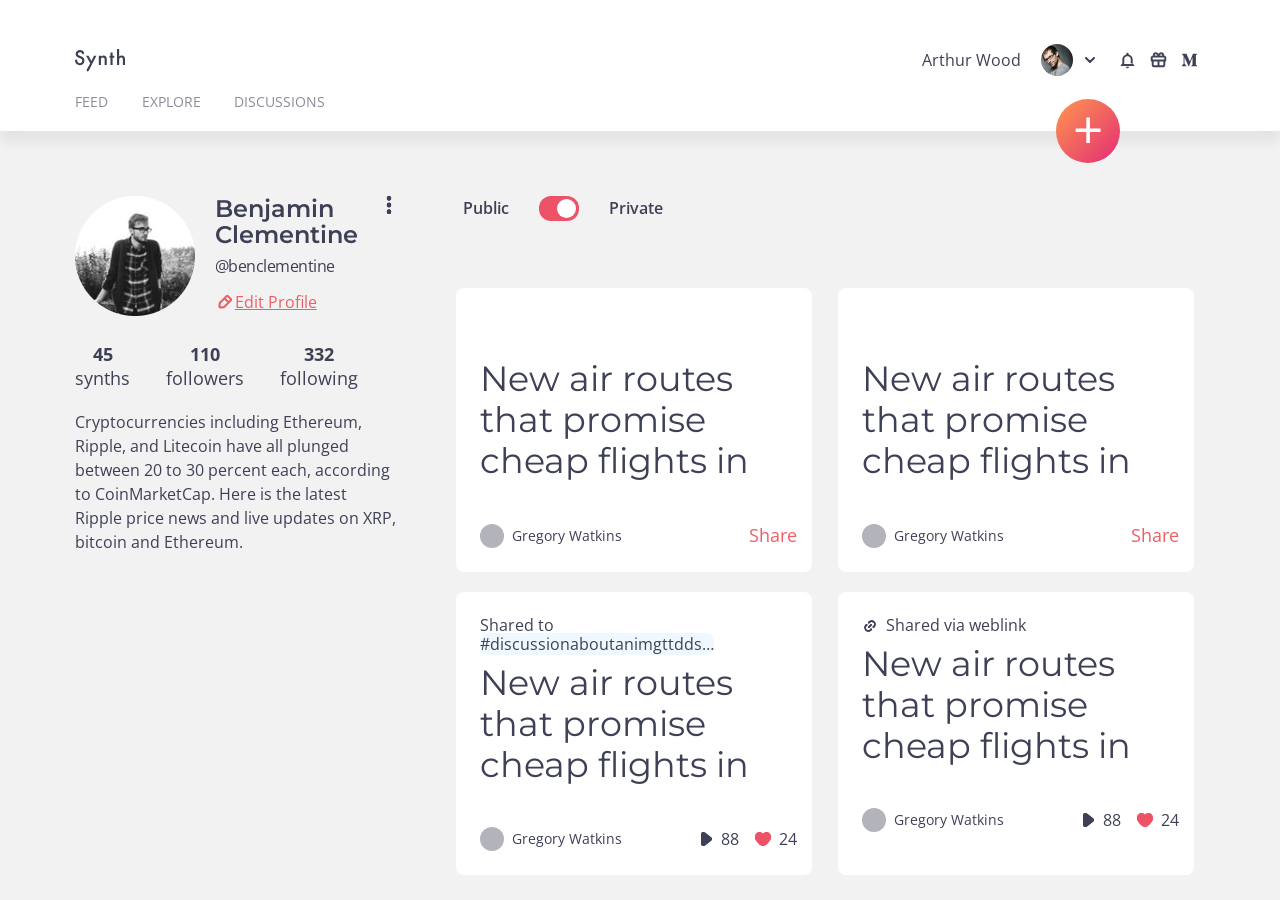
<file: index.html>
<!DOCTYPE html>
<html lang="ru">

<head>
  <meta charset="UTF-8" />
  <meta http-equiv="X-UA-Compatible" content="IE=edge" />
  <meta name="viewport" content="width=device-width, initial-scale=1, shrink-to-fit=no" />
  <meta name="robots" content="noindex, nofollow" />

  <title>Landing Title</title>
  <!-- G-fonts -->
  <link rel="preconnect" href="https://fonts.googleapis.com">
  <link rel="preconnect" href="https://fonts.gstatic.com" crossorigin>
  <link
    href="https://fonts.googleapis.com/css2?family=Montserrat:wght@300;400;600;700&family=Open+Sans:wght@400;600;700&display=swap"
    rel="stylesheet">
  <!-- G-fonts -->

  <link rel="shortcut icon" href="favicon.ico" type="image/x-icon" />
  <link href="css/style.min.css" rel="stylesheet" />
</head>

<body>
  <header class="header">
    <div class="container">
      <div class="header__top--wrapper">
        <a class="header__logo" href="#">
          <figure class="logo">
            <img class="logo__img" src="./img/logo.svg" alt="logo">
          </figure>
        </a>
        <div class="header__member">
          <div class="member">
            <p class="member__name">Arthur Wood</p>
            <figure class="member__preview">
              <img class="member__img" src="./img/header-icon.svg" alt="icon">
            </figure>
            <figure class="member__dropdown">
              <img class="dropdown" src="./img/down-arrow.svg" alt="dropdown">
            </figure>
          </div>
          <div class="actions">
            <figure class="actions__figure">
              <img class="actions__img" src="./img/notifications.svg" alt="img">
            </figure>
            <figure class="actions__figure">
              <img class="actions__img" src="./img/share.svg" alt="img">
            </figure>
            <figure class="actions__figure">
              <img class="actions__img" src="./img/medium.svg" alt="img">
            </figure>
          </div>
        </div>
      </div>
      <a class="header__add" href="#"></a>
      <nav class="header__nav">
        <a class="menu__item" href="#">FEED</a>
        <a class="menu__item" href="#">EXPLORE</a>
        <a class="menu__item" href="#">DISCUSSIONS</a>
      </nav>
    </div>
  </header>

  <div class="container">
    <main class="main">
      <div class="profile">
        <div class="profile__top">
          <figure class="profile__figure">
            <img class="profile__img" src="./img/avatar.png" alt="img">
          </figure>
          <div class="profile__info">
            <h2 class="profile__name">Benjamin
              Clementine</h2>
            <p class="nickname">@benclementine</p>
            <a class="edit__profile" href="#">
              <figure class="edit__figure">
                <img class="edit__img" src="./img/edit.svg" alt="img">
              </figure>
              Edit Profile
            </a>
          </div>
          <div class="dropdown">
            <img class="profile-menu__img" src="./img/dots-menu.svg" alt="Menu">
            <div class="dropdown__body">
              <div class="dropdown__block">
                <img class="dropdown__img" src="./img/report.svg" alt="Report User">
                <a class="dropdown__link" href="#">Report User</a>
              </div>
              <div class="dropdown__block">
                <img class="dropdown__img" src="./img/block.svg" alt="Block User">
                <a class="dropdown__link" href="#">Block User</a>
              </div>
            </div>
          </div>
        </div>
        <div class="profile__activity--wrapper">
          <div class="profile__activity">
            <div class="activity__title">45</div>
            <div class="activity__descr">synths</div>
          </div>
          <div class="profile__activity">
            <div class="activity__title">110</div>
            <div class="activity__descr">followers</div>
          </div>
          <div class="profile__activity">
            <div class="activity__title">332</div>
            <div class="activity__descr">following</div>
          </div>
        </div>

        <div class="profile__descr">
          Cryptocurrencies including Ethereum, Ripple, and Litecoin have all plunged between 20 to 30 percent each,
          according to CoinMarketCap. Here is the latest Ripple price news and live updates on XRP, bitcoin and
          Ethereum.
        </div>

      </div>
      <div class="cards">
        <div class="toggle__block">
          <p class="toggle__status">Public</p>
          <div class="toggler"></div>
          <p class="toggle__status">Private</p>
        </div>
        <div class="cards__wrapper">
          <!-- card 1 -->
          <div class="card">
            <p class="card__top unvisible">
              Shared to <span class="highlighted">#discussionaboutanimgttdds…</span>
            </p>
            <h2 class="card__title">
              New air routes that promise cheap flights in
            </h2>
            <div class="card__bottom">

              <div class="card__author">
                <p class="author__photo"></p>
                <p class="author__name">Gregory Watkins</p>
              </div>
              <div class="card__action card__action--orange">
                Share
              </div>
            </div>
          </div>
          <!-- card 1 -->
          <!-- card 2 -->
          <div class="card">
            <p class="card__top unvisible">
              Shared to <span class="highlighted">#discussionaboutanimgttdds…</span>
            </p>
            <h2 class="card__title">
              New air routes that promise cheap flights in
            </h2>
            <div class="card__bottom">

              <div class="card__author">
                <p class="author__photo"></p>
                <p class="author__name">Gregory Watkins</p>
              </div>
              <div class="card__action card__action--orange">
                Share
              </div>
            </div>
          </div>
          <!-- card 2 -->
          <!-- card 3 -->
          <div class="card">
            <p class="card__top">
              Shared to <span class="highlighted">#discussionaboutanimgttdds…</span>
            </p>
            <h2 class="card__title">
              New air routes that promise cheap flights in
            </h2>
            <div class="card__bottom">

              <div class="card__author">
                <p class="author__photo"></p>
                <p class="author__name">Gregory Watkins</p>
              </div>
              <div class="card__action">
                <div class="card__play">
                  <figure class="card__figure">
                    <img class="card__img" src="./img/view.svg" alt="img">
                  </figure>
                  <span class="action__num">88</span>
                </div>
                <div class="card__like">
                  <figure class="card__figure">
                    <img class="card__img" src="./img/like.svg" alt="img">
                  </figure>
                  <span class="action__num">24</span>
                </div>
              </div>
            </div>
          </div>
          <!-- card 3 -->
          <!-- card 4 -->
          <div class="card">
            <div class="card__top weblink">
              <figure class="card__figure">
                <img class="card__img" src="./img/share-weblink.svg" alt="img">
              </figure>
              <p class="weblink__text">Shared via weblink</p>
            </div>
            <h2 class="card__title">
              New air routes that promise cheap flights in
            </h2>
            <div class="card__bottom">

              <div class="card__author">
                <p class="author__photo"></p>
                <p class="author__name">Gregory Watkins</p>
              </div>
              <div class="card__action">
                <div class="card__play">
                  <figure class="card__figure">
                    <img class="card__img" src="./img/view.svg" alt="img">
                  </figure>
                  <span class="action__num">88</span>
                </div>
                <div class="card__like">
                  <figure class="card__figure">
                    <img class="card__img" src="./img/like.svg" alt="img">
                  </figure>
                  <span class="action__num">24</span>
                </div>
              </div>
            </div>
          </div>
          <!-- card 4 -->
        </div>
      </div>

  </div>
  </main>

  <footer class="footer">

  </footer>

  <!-- <script src="https://code.jquery.com/jquery-3.1.1.min.js"></script>
  <script src="https://cdnjs.cloudflare.com/ajax/libs/select2/4.0.13/js/select2.full.min.js"></script> -->
  <script src="./js/script.min.js"></script>


</body>

</html>
</file>
<file: css/style.min.css>
@charset "UTF-8";
/*! normalize.css v8.0.0 | MIT License | github.com/necolas/normalize.css */
html{line-height:1.15;-webkit-text-size-adjust:100%}body{margin:0;background-color:#f2f2f2;color:#3e4056;min-width:320px;min-height:100vh;font-family:"Open Sans",sans-serif;overflow-wrap:break-word;word-wrap:break-word}h1{font-size:2em;margin:0}figure,h2,h3,h4,p{margin:0;padding:0}h1,ul{padding:0}li{list-style:none}hr{box-sizing:content-box;height:0;overflow:visible}code,kbd,pre,samp{font-family:monospace,monospace;font-size:1em}a{background-color:transparent;text-decoration:none}abbr[title]{border-bottom:none;-webkit-text-decoration:underline dotted;text-decoration:underline dotted}b,strong{font-weight:bolder}small{font-size:80%}sub,sup{font-size:75%;line-height:0;position:relative;vertical-align:baseline}sub{bottom:-.25em}sup{top:-.5em}button,input,optgroup,select,textarea{font-family:inherit;font-size:100%;line-height:1.15;margin:0}button,input{overflow:visible}button,select{text-transform:none}[type=button],[type=reset],[type=submit],button{-webkit-appearance:button}[type=button]::-moz-focus-inner,[type=reset]::-moz-focus-inner,[type=submit]::-moz-focus-inner,button::-moz-focus-inner{border-style:none;padding:0}[type=button]:-moz-focusring,[type=reset]:-moz-focusring,[type=submit]:-moz-focusring,button:-moz-focusring{outline:1px dotted ButtonText}fieldset{padding:.35em .75em .625em}legend{color:inherit;display:table;max-width:100%;white-space:normal}progress{vertical-align:baseline}textarea{overflow:auto}[type=checkbox],[type=radio],legend{box-sizing:border-box;padding:0}[type=number]::-webkit-inner-spin-button,[type=number]::-webkit-outer-spin-button{height:auto}[type=search]{-webkit-appearance:textfield;outline-offset:-2px}[type=search]::-webkit-search-decoration{-webkit-appearance:none}::-webkit-file-upload-button{-webkit-appearance:button;font:inherit}details,img{display:block}summary{display:list-item}[hidden],template{display:none}.container{width:1170px;padding:0 20px;margin:0 auto}@media screen and (max-width:1199px){.container{width:970px}}@media screen and (max-width:991px){.container{width:750px}}@media screen and (max-width:767px){.container{width:100%;padding:0 10px}}img{width:100%;height:auto}*{box-sizing:border-box}.chromeperfectpixel-overlay{width:100%!important;height:100%!important}.card{margin:5px 10px 15px 0;padding:24px;width:100%;max-width:356px;background-color:#fff;border-radius:8px}.card:nth-child(2),.card:nth-child(4){margin-left:16px}.card__top{font-size:16px;line-height:19px}.highlighted{background-color:#f0f8ff;border-radius:8px;overflow:hidden;text-overflow:ellipsis}.card__title{margin:8px 0 42px;font-family:Montserrat;font-style:normal;font-weight:400;font-size:35px;line-height:41px}.author__photo{margin-right:8px;width:24px;height:24px;background-color:#b2b3bb;border-radius:50%}.author__name{font-size:14px;line-height:16px}.card__img{margin-right:8px;width:16px}.card__action,.card__author,.card__bottom,.card__like,.card__play,.weblink{display:flex;align-items:center}.card__action--orange,.card__author,.card__img{cursor:pointer}.card__bottom{justify-content:space-between}.card__action{margin-right:-9px}.card__action--orange{color:#f05d63;font-size:18px;line-height:25px}.card__play{margin-right:16px}.unvisible{visibility:hidden}@media screen and (max-width:991px){.card,.card:nth-child(2),.card:nth-child(4){margin:10px}}.header{position:relative;padding-top:44px;background-color:#fff;box-shadow:0 12px 12px rgba(0,0,0,.06)}.header__top--wrapper{display:flex;justify-content:space-between;align-items:center}.logo__img{max-width:50px}.actions,.header__member,.member{display:flex;align-items:center}.member{padding-right:17px}.member__name{font-size:16px;font-style:normal;font-weight:400;line-height:20px}.member__preview{padding:0 12px 0 20px}.member__img{max-width:32px}.dropdown{max-width:16px}.actions__img{max-width:31px}.header__add{position:absolute;bottom:-32px;right:160px;width:64px;height:64px;background:linear-gradient(135deg,#ff974f 0%,#e32c75 100%);border-radius:50%}.header__add::before{content:"+";padding-left:17px;color:#fff;font-size:53px}.header__nav{display:flex;justify-content:space-between;align-items:center;padding-top:18px;width:250px}.menu__item{padding-bottom:21px;font-size:14px;line-height:16px;text-transform:uppercase;color:#3e4056;opacity:.6}.menu__item:active,.menu__item:hover{opacity:1;font-weight:700;box-shadow:0 -4px 0 0 rgba(253,152,37,.73) inset}@media screen and (max-width:991px){.header{padding-bottom:50px}.header__logo{padding-bottom:20px}.header__top--wrapper{flex-direction:column}.header__add{right:0;left:50%;transform:translateX(-50%)}.header__nav{justify-content:center;width:100%}.menu__item{padding:10px}}@media screen and (max-width:767px){.member__preview{padding:0 10px}}.main{display:flex;margin-top:65px}.profile{margin-right:60px;width:30%}.profile__name{font-family:Montserrat;font-weight:600;font-size:24px;line-height:26px}.nickname{margin:8px 0 16px;font-size:16px;line-height:20px;letter-spacing:-.5px}.edit__profile,.profile__activity--wrapper,.profile__top{display:flex}.profile__img{margin-right:75px;max-width:120px}.profile__info{margin-left:20px}.edit__profile{font-weight:400;font-size:16px;line-height:20px;-webkit-text-decoration-line:underline;text-decoration-line:underline;color:#f05d63}.edit__img{width:20px}.cards{width:70%}.cards__wrapper{display:flex;flex-wrap:wrap}.dropdown{position:relative;cursor:pointer}.profile-menu__img{width:18px}.dropdown__body{display:none;position:absolute;z-index:1;top:41px;left:-5px;background:#fff;box-shadow:-15px 0 100px -20px #ccc;mix-blend-mode:normal;opacity:.94;-webkit-backdrop-filter:blur(21.7463px);backdrop-filter:blur(21.7463px);border-radius:8px;padding:23px 0;width:176px}.dropdown__block{display:flex;padding:9px 20px;cursor:pointer}.dropdown__block:hover{background:#ecf1f8;mix-blend-mode:normal;opacity:.6;-webkit-backdrop-filter:blur(54.3656px);backdrop-filter:blur(54.3656px)}.dropdown__img{max-width:16px}.dropdown__link{padding-left:16px;color:#3e4056;font-weight:600;font-size:16px;line-height:19px}.open{display:block}.toggle__block{display:flex;align-items:center;margin-bottom:62px;margin-left:7px}.toggle__status{font-size:16px;line-height:19px;font-weight:600}.toggler{position:relative;margin:0 30px;width:40px;height:25px;background-color:#ed5368;border-radius:12px;transition:.5s;border:0}.toggler::after{position:absolute;transition:.5s;top:3px;left:18px;content:"";width:19px;height:19px;background-color:#fff;border-radius:9.5px}.toggler.on{background-color:#ace1af}.toggler.on::after{left:3px}.toggler.on:focus,.toggler:focus{outline:0}.profile__activity--wrapper{text-align:center;margin:26px 0 20px}.profile__activity{font-size:18px;line-height:24px}.profile__activity:nth-child(2){margin:0 36px}.activity__title{font-weight:700}.profile__descr{font-weight:400;font-size:16px;line-height:24px}@media screen and (max-width:1199px){.main{flex-direction:column}.cards,.profile{width:100%}.cards__wrapper{justify-content:center}.dropdown{margin-left:20px;margin-top:5px}.toggle__block{justify-content:center;margin-top:62px}}
/*# sourceMappingURL=style.min.css.map */
</file>
